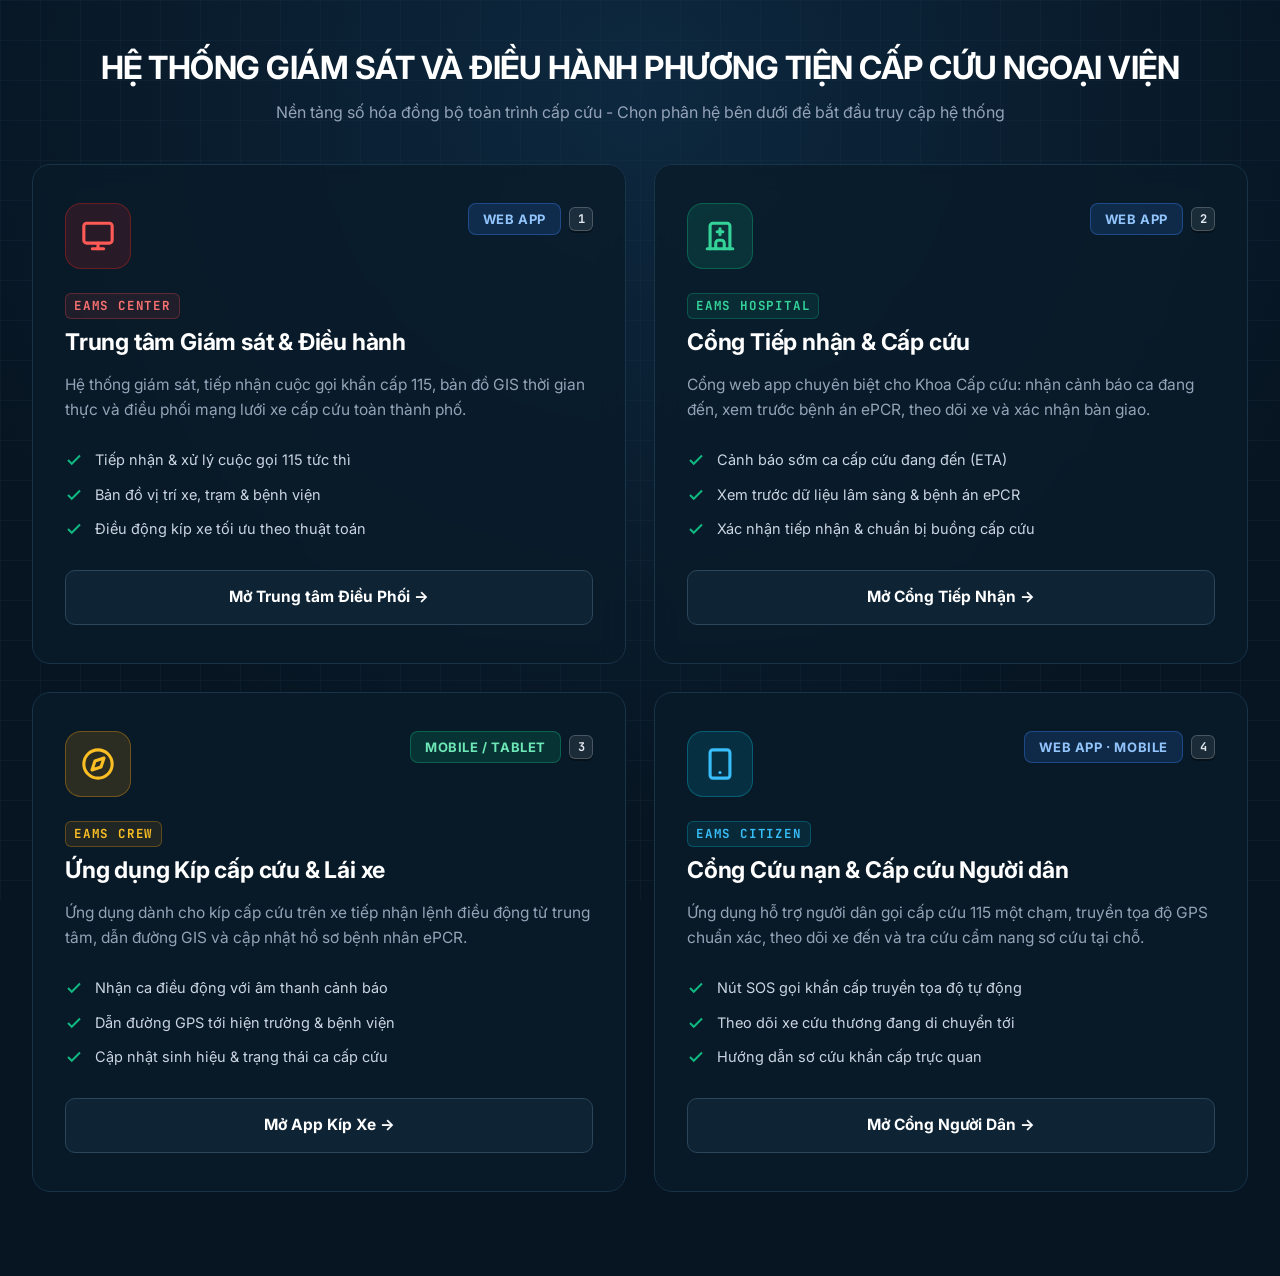
<file: index.html>
<!DOCTYPE html>
<html lang="vi">

<head>
  <meta charset="UTF-8" />
  <meta name="viewport" content="width=device-width, initial-scale=1.0" />
  <title>HỆ THỐNG GIÁM SÁT VÀ ĐIỀU HÀNH PHƯƠNG TIỆN CẤP CỨU NGOẠI VIỆN</title>
  <link rel="icon" type="image/svg+xml" href="assets/app_logo.svg" />
  <link rel="stylesheet" href="css/tokens.css?v=20261005_01" />
  <link rel="stylesheet" href="css/global.css?v=20261005_01" />
  <style>
    body {
      min-height: 100vh;
      display: flex;
      flex-direction: column;
      background: radial-gradient(circle at 50% 10%, #0d283f 0%, #071522 70%);
      color: var(--text-slate);
      font-family: var(--font-family, 'Inter', sans-serif);
      position: relative;
      overflow-x: hidden;
    }

    /* Ambient Tech Grid Background */
    body::before {
      content: "";
      position: absolute;
      top: 0;
      left: 0;
      right: 0;
      bottom: 0;
      background-image:
        linear-gradient(to right, rgba(24, 52, 73, 0.25) 1px, transparent 1px),
        linear-gradient(to bottom, rgba(24, 52, 73, 0.25) 1px, transparent 1px);
      background-size: 40px 40px;
      pointer-events: none;
      z-index: 0;
    }

    .hub-container {
      position: relative;
      z-index: 1;
      max-width: 1680px;
      margin: 0 auto;
      padding: 48px 32px 36px;
      flex: 1;
      display: flex;
      flex-direction: column;
      justify-content: space-between;
      width: 100%;
    }

    /* Header */
    .hub-header {
      text-align: center;
      margin-bottom: 38px;
    }

    .hub-title {
      font-size: 32px;
      font-weight: 700;
      color: #FFFFFF;
      letter-spacing: -0.5px;
      margin-bottom: 12px;
      line-height: 1.25;
    }

    .hub-subtitle {
      font-size: 16px;
      color: var(--text-gray);
      max-width: 780px;
      margin: 0 auto;
      line-height: 1.6;
    }

    /* Portal Grid: Scaled up 40% */
    .portal-grid {
      display: grid;
      grid-template-columns: repeat(4, 1fr);
      gap: 28px;
      margin-bottom: 48px;
    }

    .portal-card {
      background: rgba(10, 27, 42, 0.78);
      border: 1px solid var(--border-main);
      backdrop-filter: blur(12px);
      border-radius: 18px;
      padding: 38px 32px;
      min-height: 500px;
      display: flex;
      flex-direction: column;
      justify-content: space-between;
      transition: all 0.25s cubic-bezier(0.16, 1, 0.3, 1);
      position: relative;
      overflow: hidden;
      text-decoration: none;
      color: inherit;
    }

    .portal-card:focus-visible {
      outline: 2px solid #38BDF8;
      outline-offset: 4px;
    }

    .portal-card::before {
      content: "";
      position: absolute;
      top: 0;
      left: 0;
      right: 0;
      height: 4px;
      background: transparent;
      transition: background 0.25s ease;
    }

    .portal-card:hover {
      transform: translateY(-5px);
      border-color: #3A627E;
      box-shadow: 0 20px 44px -4px rgba(0, 0, 0, 0.6);
    }

    /* Hover accents per card */
    .portal-card.card-central:hover {
      border-color: #E52521;
      box-shadow: 0 20px 40px -6px rgba(0, 0, 0, 0.75);
    }

    .portal-card.card-central:hover::before {
      background: linear-gradient(90deg, #E52521, #FF5A55);
    }

    .portal-card.card-hospital:hover {
      border-color: #10B981;
      box-shadow: 0 20px 40px -6px rgba(0, 0, 0, 0.75);
    }

    .portal-card.card-hospital:hover::before {
      background: linear-gradient(90deg, #10B981, #06B6D4);
    }

    .portal-card.card-driver:hover {
      border-color: #F59E0B;
      box-shadow: 0 20px 40px -6px rgba(0, 0, 0, 0.75);
    }

    .portal-card.card-driver:hover::before {
      background: linear-gradient(90deg, #F59E0B, #EAB308);
    }

    .portal-card.card-citizen:hover {
      border-color: #06B6D4;
      box-shadow: 0 20px 40px -6px rgba(0, 0, 0, 0.75);
    }

    .portal-card.card-citizen:hover::before {
      background: linear-gradient(90deg, #06B6D4, #3B82F6);
    }

    .card-top {
      display: flex;
      align-items: flex-start;
      justify-content: space-between;
      margin-bottom: 24px;
      gap: 12px;
    }

    .icon-wrapper {
      width: 66px;
      height: 66px;
      border-radius: 16px;
      display: flex;
      align-items: center;
      justify-content: center;
      flex-shrink: 0;
    }

    .icon-wrapper svg {
      width: 34px;
      height: 34px;
    }

    .icon-central {
      background: rgba(229, 37, 33, 0.15);
      color: #FF5A55;
      border: 1px solid rgba(229, 37, 33, 0.35);
    }

    .icon-hospital {
      background: rgba(16, 185, 129, 0.15);
      color: #34D399;
      border: 1px solid rgba(16, 185, 129, 0.35);
    }

    .icon-driver {
      background: rgba(245, 158, 11, 0.15);
      color: #FBBF24;
      border: 1px solid rgba(245, 158, 11, 0.35);
    }

    .icon-citizen {
      background: rgba(6, 182, 212, 0.15);
      color: #38BDF8;
      border: 1px solid rgba(6, 182, 212, 0.35);
    }

    .card-badges {
      display: flex;
      align-items: center;
      gap: 8px;
      flex-wrap: wrap;
      justify-content: flex-end;
    }

    .device-tag {
      font-size: 13px;
      font-weight: 700;
      text-transform: uppercase;
      letter-spacing: 0.6px;
      padding: 6px 14px;
      border-radius: 8px;
      background: var(--bg-elevated);
      color: var(--text-gray);
      border: 1px solid var(--border-subtle, #183449);
      white-space: nowrap;
    }

    .device-tag.device-webapp {
      background: rgba(59, 130, 246, 0.16);
      color: #93C5FD;
      border-color: rgba(59, 130, 246, 0.36);
    }

    .device-tag.device-mobile {
      background: rgba(16, 185, 129, 0.16);
      color: #6EE7B7;
      border-color: rgba(16, 185, 129, 0.36);
    }

    .keycap-badge {
      display: inline-flex;
      align-items: center;
      justify-content: center;
      min-width: 24px;
      height: 24px;
      padding: 0 6px;
      font-size: 12px;
      font-weight: 700;
      font-family: var(--font-mono, monospace);
      border-radius: 6px;
      background: rgba(255, 255, 255, 0.08);
      color: var(--text-slate);
      border: 1px solid rgba(255, 255, 255, 0.2);
      box-shadow: 0 2px 0 rgba(0, 0, 0, 0.35);
      line-height: 1;
    }

    .module-code {
      display: inline-block;
      font-family: var(--font-mono, monospace);
      font-size: 12.5px;
      font-weight: 700;
      letter-spacing: 0.8px;
      text-transform: uppercase;
      margin-bottom: 8px;
      padding: 3px 8px;
      border-radius: 6px;
      background: rgba(255, 255, 255, 0.06);
      border: 1px solid rgba(255, 255, 255, 0.12);
      width: fit-content;
    }

    .card-central .module-code {
      color: #F87171;
      border-color: rgba(239, 68, 68, 0.3);
      background: rgba(239, 68, 68, 0.1);
    }

    .card-hospital .module-code {
      color: #34D399;
      border-color: rgba(16, 185, 129, 0.3);
      background: rgba(16, 185, 129, 0.1);
    }

    .card-driver .module-code {
      color: #FBBF24;
      border-color: rgba(245, 158, 11, 0.3);
      background: rgba(245, 158, 11, 0.1);
    }

    .card-citizen .module-code {
      color: #38BDF8;
      border-color: rgba(6, 182, 212, 0.3);
      background: rgba(6, 182, 212, 0.1);
    }

    .card-content h2,
    .card-content h3 {
      font-size: 23px;
      font-weight: 700;
      color: #FFFFFF;
      margin: 0 0 14px 0;
      line-height: 1.35;
      letter-spacing: -0.2px;
    }

    .card-content p {
      font-size: 15.5px;
      color: var(--text-gray);
      line-height: 1.65;
      margin-bottom: 26px;
      min-height: 76px;
    }

    .feature-list {
      list-style: none;
      padding: 0;
      margin: 0 0 28px 0;
      display: flex;
      flex-direction: column;
      gap: 13px;
    }

    .feature-list li {
      font-size: 14.5px;
      color: #CBD5E1;
      display: flex;
      align-items: flex-start;
      gap: 12px;
      line-height: 1.5;
    }

    .feature-list li svg {
      width: 18px;
      height: 18px;
      color: #10B981;
      flex-shrink: 0;
      margin-top: 2px;
    }

    .card-btn {
      display: inline-flex;
      align-items: center;
      justify-content: center;
      gap: 10px;
      width: 100%;
      padding: 15px 22px;
      border-radius: 10px;
      font-size: 15.5px;
      font-weight: 700;
      background: var(--bg-elevated);
      color: #FFFFFF;
      border: 1px solid var(--border-accent);
      transition: all 0.2s ease;
      margin-top: auto;
    }

    .portal-card:hover .card-btn {
      background: #183449;
      border-color: #4B799B;
    }

    /* WCAG AA Compliant Button Hover States (Contrast > 4.5:1 on #FFFFFF text) */
    .portal-card.card-central:hover .card-btn {
      background: #B91C1C;
      border-color: #EF4444;
      color: #FFFFFF;
      box-shadow: 0 4px 14px rgba(0, 0, 0, 0.45);
    }

    .portal-card.card-hospital:hover .card-btn {
      background: #047857;
      border-color: #10B981;
      color: #FFFFFF;
      box-shadow: 0 4px 14px rgba(0, 0, 0, 0.45);
    }

    .portal-card.card-driver:hover .card-btn {
      background: #B45309;
      border-color: #F59E0B;
      color: #FFFFFF;
      box-shadow: 0 4px 14px rgba(0, 0, 0, 0.45);
    }

    .portal-card.card-citizen:hover .card-btn {
      background: #0369A1;
      border-color: #38BDF8;
      color: #FFFFFF;
      box-shadow: 0 4px 14px rgba(0, 0, 0, 0.45);
    }

    /* Footer */
    .hub-footer {
      border-top: 1px solid var(--border-main);
      padding-top: 22px;
      display: flex;
      align-items: center;
      justify-content: flex-end;
      font-size: 13px;
      color: var(--text-dim, #64748B);
      flex-wrap: wrap;
      gap: 12px;
    }

    @media (max-width: 1540px) {
      .portal-grid {
        grid-template-columns: repeat(2, 1fr);
        gap: 28px;
      }

      .card-content p {
        min-height: auto;
      }
    }

    @media (max-width: 768px) {
      .hub-title {
        font-size: 24px;
      }

      .portal-grid {
        grid-template-columns: 1fr;
        gap: 20px;
      }

      .portal-card {
        padding: 28px 22px;
        min-height: auto;
      }

      .hub-footer {
        flex-direction: column;
        text-align: center;
        justify-content: center;
      }
    }
  </style>
</head>

<body>
  <div class="hub-container">
    <!-- Top Header -->
    <header class="hub-header">
      <h1 class="hub-title">HỆ THỐNG GIÁM SÁT VÀ ĐIỀU HÀNH PHƯƠNG TIỆN CẤP CỨU NGOẠI VIỆN</h1>
      <p class="hub-subtitle">
        Nền tảng số hóa đồng bộ toàn trình cấp cứu - Chọn phân hệ bên dưới để bắt đầu truy cập hệ thống
      </p>
    </header>

    <!-- 4 Portal Cards -->
    <main class="portal-grid">
      <!-- 1. Central Dispatch Console -->
      <a href="central.html?role=dispatcher" class="portal-card card-central" id="link-central"
        aria-label="Trung tâm Giám sát và Điều hành - EAMS Central">
        <div>
          <div class="card-top">
            <div class="icon-wrapper icon-central">
              <svg width="34" height="34" viewBox="0 0 24 24" fill="none" stroke="currentColor" stroke-width="2.2"
                stroke-linecap="round" stroke-linejoin="round">
                <rect x="2" y="3" width="20" height="14" rx="2" ry="2"></rect>
                <line x1="8" y1="21" x2="16" y2="21"></line>
                <line x1="12" y1="17" x2="12" y2="21"></line>
              </svg>
            </div>
            <div class="card-badges">
              <span class="device-tag device-webapp">Web App</span>
              <span class="keycap-badge" title="Phím tắt: Bấm 1 để mở">1</span>
            </div>
          </div>
          <div class="card-content">
            <div class="module-code">EAMS Center</div>
            <h2>Trung tâm Giám sát & Điều hành</h2>
            <p>Hệ thống giám sát, tiếp nhận cuộc gọi khẩn cấp 115, bản đồ GIS thời gian thực và điều phối mạng lưới xe
              cấp cứu toàn thành phố.</p>
            <ul class="feature-list">
              <li>
                <svg width="18" height="18" viewBox="0 0 24 24" fill="none" stroke="currentColor" stroke-width="2.6">
                  <polyline points="20 6 9 17 4 12"></polyline>
                </svg>
                Tiếp nhận & xử lý cuộc gọi 115 tức thì
              </li>
              <li>
                <svg width="18" height="18" viewBox="0 0 24 24" fill="none" stroke="currentColor" stroke-width="2.6">
                  <polyline points="20 6 9 17 4 12"></polyline>
                </svg>
                Bản đồ vị trí xe, trạm & bệnh viện
              </li>
              <li>
                <svg width="18" height="18" viewBox="0 0 24 24" fill="none" stroke="currentColor" stroke-width="2.6">
                  <polyline points="20 6 9 17 4 12"></polyline>
                </svg>
                Điều động kíp xe tối ưu theo thuật toán
              </li>
            </ul>
          </div>
        </div>
        <div class="card-btn">
          Mở Trung tâm Điều Phối &rarr;
        </div>
      </a>

      <!-- 2. Receiving Hospital Portal -->
      <a href="central.html?role=hospital" class="portal-card card-hospital" id="link-hospital"
        aria-label="Cổng Tiếp nhận và Cấp cứu - EAMS Hospital">
        <div>
          <div class="card-top">
            <div class="icon-wrapper icon-hospital">
              <svg width="34" height="34" viewBox="0 0 24 24" fill="none" stroke="currentColor" stroke-width="2.2"
                stroke-linecap="round" stroke-linejoin="round">
                <path d="M3 21h18"></path>
                <path d="M5 21V5a2 2 0 0 1 2-2h10a2 2 0 0 1 2 2v16"></path>
                <path d="M9 21v-4a2 2 0 0 1 2-2h2a2 2 0 0 1 2 2v4"></path>
                <line x1="12" y1="7" x2="12" y2="11"></line>
                <line x1="10" y1="9" x2="14" y2="9"></line>
              </svg>
            </div>
            <div class="card-badges">
              <span class="device-tag device-webapp">Web App</span>
              <span class="keycap-badge" title="Phím tắt: Bấm 2 để mở">2</span>
            </div>
          </div>
          <div class="card-content">
            <div class="module-code">EAMS Hospital</div>
            <h2>Cổng Tiếp nhận & Cấp cứu</h2>
            <p>Cổng web app chuyên biệt cho Khoa Cấp cứu: nhận cảnh báo ca đang đến, xem trước bệnh án ePCR, theo dõi xe
              và xác nhận bàn giao.</p>
            <ul class="feature-list">
              <li>
                <svg width="18" height="18" viewBox="0 0 24 24" fill="none" stroke="currentColor" stroke-width="2.6">
                  <polyline points="20 6 9 17 4 12"></polyline>
                </svg>
                Cảnh báo sớm ca cấp cứu đang đến (ETA)
              </li>
              <li>
                <svg width="18" height="18" viewBox="0 0 24 24" fill="none" stroke="currentColor" stroke-width="2.6">
                  <polyline points="20 6 9 17 4 12"></polyline>
                </svg>
                Xem trước dữ liệu lâm sàng & bệnh án ePCR
              </li>
              <li>
                <svg width="18" height="18" viewBox="0 0 24 24" fill="none" stroke="currentColor" stroke-width="2.6">
                  <polyline points="20 6 9 17 4 12"></polyline>
                </svg>
                Xác nhận tiếp nhận & chuẩn bị buồng cấp cứu
              </li>
            </ul>
          </div>
        </div>
        <div class="card-btn">
          Mở Cổng Tiếp Nhận &rarr;
        </div>
      </a>

      <!-- 3. Driver & Crew App -->
      <a href="driver.html" class="portal-card card-driver" id="link-driver"
        aria-label="Ứng dụng Kíp cấp cứu và Lái xe - EAMS Crew">
        <div>
          <div class="card-top">
            <div class="icon-wrapper icon-driver">
              <svg width="34" height="34" viewBox="0 0 24 24" fill="none" stroke="currentColor" stroke-width="2.2"
                stroke-linecap="round" stroke-linejoin="round">
                <circle cx="12" cy="12" r="10"></circle>
                <polygon points="16.24 7.76 14.12 14.12 7.76 16.24 9.88 9.88 16.24 7.76"></polygon>
              </svg>
            </div>
            <div class="card-badges">
              <span class="device-tag device-mobile">Mobile / Tablet</span>
              <span class="keycap-badge" title="Phím tắt: Bấm 3 để mở">3</span>
            </div>
          </div>
          <div class="card-content">
            <div class="module-code">EAMS Crew</div>
            <h2>Ứng dụng Kíp cấp cứu & Lái xe</h2>
            <p>Ứng dụng dành cho kíp cấp cứu trên xe tiếp nhận lệnh điều động từ trung tâm, dẫn đường GIS và cập nhật hồ
              sơ bệnh nhân ePCR.</p>
            <ul class="feature-list">
              <li>
                <svg width="18" height="18" viewBox="0 0 24 24" fill="none" stroke="currentColor" stroke-width="2.6">
                  <polyline points="20 6 9 17 4 12"></polyline>
                </svg>
                Nhận ca điều động với âm thanh cảnh báo
              </li>
              <li>
                <svg width="18" height="18" viewBox="0 0 24 24" fill="none" stroke="currentColor" stroke-width="2.6">
                  <polyline points="20 6 9 17 4 12"></polyline>
                </svg>
                Dẫn đường GPS tới hiện trường & bệnh viện
              </li>
              <li>
                <svg width="18" height="18" viewBox="0 0 24 24" fill="none" stroke="currentColor" stroke-width="2.6">
                  <polyline points="20 6 9 17 4 12"></polyline>
                </svg>
                Cập nhật sinh hiệu & trạng thái ca cấp cứu
              </li>
            </ul>
          </div>
        </div>
        <div class="card-btn">
          Mở App Kíp Xe &rarr;
        </div>
      </a>

      <!-- 4. Citizen App -->
      <a href="citizen.html" class="portal-card card-citizen" id="link-citizen"
        aria-label="Cổng Cứu nạn và Cấp cứu Người dân - EAMS Citizen">
        <div>
          <div class="card-top">
            <div class="icon-wrapper icon-citizen">
              <svg width="34" height="34" viewBox="0 0 24 24" fill="none" stroke="currentColor" stroke-width="2.2"
                stroke-linecap="round" stroke-linejoin="round">
                <rect x="5" y="2" width="14" height="20" rx="2" ry="2"></rect>
                <line x1="12" y1="18" x2="12.01" y2="18"></line>
              </svg>
            </div>
            <div class="card-badges">
              <span class="device-tag device-webapp">Web App · Mobile</span>
              <span class="keycap-badge" title="Phím tắt: Bấm 4 để mở">4</span>
            </div>
          </div>
          <div class="card-content">
            <div class="module-code">EAMS Citizen</div>
            <h2>Cổng Cứu nạn & Cấp cứu Người dân</h2>
            <p>Ứng dụng hỗ trợ người dân gọi cấp cứu 115 một chạm, truyền tọa độ GPS chuẩn xác, theo dõi xe đến và tra
              cứu cẩm nang sơ cứu tại chỗ.</p>
            <ul class="feature-list">
              <li>
                <svg width="18" height="18" viewBox="0 0 24 24" fill="none" stroke="currentColor" stroke-width="2.6">
                  <polyline points="20 6 9 17 4 12"></polyline>
                </svg>
                Nút SOS gọi khẩn cấp truyền tọa độ tự động
              </li>
              <li>
                <svg width="18" height="18" viewBox="0 0 24 24" fill="none" stroke="currentColor" stroke-width="2.6">
                  <polyline points="20 6 9 17 4 12"></polyline>
                </svg>
                Theo dõi xe cứu thương đang di chuyển tới
              </li>
              <li>
                <svg width="18" height="18" viewBox="0 0 24 24" fill="none" stroke="currentColor" stroke-width="2.6">
                  <polyline points="20 6 9 17 4 12"></polyline>
                </svg>
                Hướng dẫn sơ cứu khẩn cấp trực quan
              </li>
            </ul>
          </div>
        </div>
        <div class="card-btn">
          Mở Cổng Người Dân &rarr;
        </div>
      </a>
    </main>


  </div>

  <!-- Keyboard Shortcuts Handler: Press 1-4 to Launch -->
  <script>
    document.addEventListener('keydown', function (e) {
      if (e.target.tagName === 'INPUT' || e.target.tagName === 'TEXTAREA' || e.ctrlKey || e.metaKey || e.altKey) return;
      var keyMap = {
        '1': 'link-central',
        '2': 'link-hospital',
        '3': 'link-driver',
        '4': 'link-citizen'
      };
      var targetId = keyMap[e.key];
      if (targetId) {
        var el = document.getElementById(targetId);
        if (el) {
          el.focus();
          el.click();
        }
      }
    });
  </script>
</body>

</html>
</file>
<file: css/tokens.css>
/* ==========================================================================
   CCNV DESIGN TOKENS — COMMAND CENTER MEDICAL EMERGENCY
   Strict adherence to design_rule.md (3-Color Command Center Philosophy)
   ========================================================================== */

:root {
  /* --- 1. DARK NAVY (80% of interface) --- */
  --bg-main: #071522;
  --bg-sidebar-header: #081827;
  --bg-panel: #0A1B2A;
  --bg-elevated: #0E2435;
  --bg-hover: #132D42;
  --bg-card: #0A1B2A;
  
  --border-main: #183449;
  --border-accent: #29465A;
  --border-subtle: #122838;
  --border-focus: #3A627E;

  /* --- 2. WHITE & LIGHT GRAY (15% of interface - WCAG AA compliant >= 4.5:1 on #071522) --- */
  --text-white: #FFFFFF;
  --text-light: #F8FAFC;
  --text-slate: #E2E8F0;
  --text-muted: #CBD5E1;
  --text-gray: #94A3B8;
  --text-dim: #94A3B8;

  /* --- 3. EMERGENCY RED (5% of interface - Rare & Standout) --- */
  --red-primary: #E52521;
  --red-vivid: #DC2626;
  --red-dark: #B91C1C;
  --red-deep: #160B0F;
  --red-glow: rgba(255, 59, 53, 0.28);
  --red-border: rgba(229, 37, 33, 0.45);

  /* --- 4. MAP VISUALIZATION PALETTE --- */
  --map-bg: #071522;
  --map-water: #0A1E30;
  --map-water-border: #13334F;
  --map-road: #20394A;
  --map-road-major: #385468;
  --map-road-highway: #496F89;
  --map-boundary: #294252;
  --map-label: #AAB8C2;
  --map-grid: rgba(24, 52, 73, 0.35);

  /* --- 5. TYPOGRAPHY & SIZING --- */
  --font-family: 'Inter', -apple-system, BlinkMacSystemFont, 'Segoe UI', Roboto, 'Helvetica Neue', sans-serif;
  --font-mono: 'JetBrains Mono', 'Roboto Mono', Consolas, monospace;

  --font-xs: 11px;
  --font-sm: 12px;
  --font-md: 13px;
  --font-base: 14px;
  --font-lg: 16px;
  --font-xl: 18px;
  --font-2xl: 22px;
  --font-3xl: 28px;
  --font-kpi: 32px;

  /* --- 6. SHADOWS & RADII --- */
  --radius-xs: 3px;
  --radius-sm: 4px;
  --radius-md: 6px;
  --radius-lg: 8px;
  --radius-xl: 12px;
  --radius-full: 9999px;

  --shadow-sm: 0 1px 2px 0 rgba(0, 0, 0, 0.35);
  --shadow-md: 0 4px 6px -1px rgba(0, 0, 0, 0.45);
  --shadow-lg: 0 10px 15px -3px rgba(0, 0, 0, 0.55);
  --shadow-red: 0 0 20px rgba(229, 37, 33, 0.35);

  /* --- 7. TRANSITIONS --- */
  --transition-fast: 150ms cubic-bezier(0.4, 0, 0.2, 1);
  --transition-normal: 250ms cubic-bezier(0.4, 0, 0.2, 1);
}
</file>
<file: css/global.css>
/* ==========================================================================
   CCNV GLOBAL STYLES & RESET
   Command Center Base Styles, Typography, Scrollbars & Micro-interactions
   ========================================================================== */

@import url('https://fonts.googleapis.com/css2?family=Inter:wght@400;500;600;700&family=JetBrains+Mono:wght@500;600&display=swap');

*,
*::before,
*::after {
  box-sizing: border-box;
  margin: 0;
  padding: 0;
}

html,
body {
  width: 100%;
  height: 100%;
  background-color: var(--bg-main);
  color: var(--text-slate);
  font-family: var(--font-family);
  font-size: var(--font-base);
  line-height: 1.45;
  -webkit-font-smoothing: antialiased;
  -moz-osx-font-smoothing: grayscale;
  overflow: visible;
}

/* Custom Sleek Scrollbar */
::-webkit-scrollbar {
  width: 6px;
  height: 6px;
}

::-webkit-scrollbar-track {
  background: var(--bg-main);
}

::-webkit-scrollbar-thumb {
  background: var(--border-accent);
  border-radius: var(--radius-xs);
}

::-webkit-scrollbar-thumb:hover {
  background: #3A627E;
}

/* Links & Buttons Reset */
a {
  color: inherit;
  text-decoration: none;
}

button {
  font-family: inherit;
  font-size: inherit;
  border: none;
  background: transparent;
  cursor: pointer;
  outline: none;
  display: inline-flex;
  align-items: center;
  justify-content: center;
  transition: all var(--transition-fast);
}

input,
select,
textarea {
  font-family: inherit;
  font-size: var(--font-md);
  color: var(--text-white);
  background-color: var(--bg-panel);
  border: 1px solid var(--border-main);
  border-radius: var(--radius-sm);
  padding: 8px 12px;
  outline: none;
  transition: border-color var(--transition-fast);
}

input:focus,
select:focus,
textarea:focus {
  border-color: var(--border-accent);
  box-shadow: 0 0 0 1px var(--border-accent);
}

input::placeholder,
textarea::placeholder {
  color: var(--text-gray);
}

/* General Layout Utility */
.app-container {
  display: flex;
  flex-direction: column;
  width: 100vw;
  height: 100vh;
  overflow: visible;
}

/* Standard Badges */
.badge {
  display: inline-flex;
  align-items: center;
  gap: 5px;
  padding: 3px 8px;
  font-size: var(--font-xs);
  font-weight: 600;
  border-radius: var(--radius-xs);
  text-transform: uppercase;
  letter-spacing: 0.5px;
  white-space: nowrap;
}

.badge-normal {
  background-color: var(--bg-elevated);
  color: var(--text-white);
  border: 1px solid var(--border-accent);
}

.badge-emergency {
  background-color: var(--red-primary);
  color: var(--text-white);
  border: 1px solid var(--red-vivid);
  box-shadow: 0 0 10px var(--red-glow);
}

.badge-moving {
  background-color: #123348;
  color: var(--text-white);
  border: 1px solid #204B68;
}

.badge-ready {
  background-color: rgba(16, 185, 129, 0.18);
  color: #10B981;
  border: 1px solid #10B981;
  font-weight: 700;
  box-shadow: 0 0 8px rgba(16, 185, 129, 0.25);
}

.badge-maintenance {
  background-color: #1A2633;
  color: var(--text-gray);
  border: 1px solid #293845;
}

/* Live Pulse Animation */
@keyframes pulse-red {
  0% {
    transform: scale(0.95);
    box-shadow: 0 0 0 0 rgba(255, 59, 53, 0.7);
  }

  70% {
    transform: scale(1.05);
    box-shadow: 0 0 0 10px rgba(255, 59, 53, 0);
  }

  100% {
    transform: scale(0.95);
    box-shadow: 0 0 0 0 rgba(255, 59, 53, 0);
  }
}

.pulse-red {
  animation: pulse-red 1.8s infinite;
}

@keyframes live-indicator {

  0%,
  100% {
    opacity: 1;
  }

  50% {
    opacity: 0.3;
  }
}

.live-dot {
  display: inline-block;
  width: 8px;
  height: 8px;
  border-radius: 50%;
  background-color: var(--red-vivid);
  animation: live-indicator 1.2s infinite ease-in-out;
}

/* Toast Container & Cards */
#toast-container {
  position: fixed;
  top: 20px;
  right: 20px;
  z-index: 99999;
  display: flex;
  flex-direction: column;
  gap: 10px;
  pointer-events: none;
}

.toast {
  pointer-events: auto;
  min-width: 320px;
  max-width: 440px;
  background-color: var(--bg-elevated);
  border: 1px solid var(--border-accent);
  border-left: 4px solid var(--text-white);
  padding: 12px 16px;
  border-radius: var(--radius-sm);
  box-shadow: var(--shadow-lg);
  display: flex;
  align-items: flex-start;
  gap: 12px;
  color: var(--text-light);
  font-size: var(--font-md);
  animation: toast-in 0.25s ease-out;
}

.toast.toast-emergency {
  border-left-color: var(--red-primary);
  background: linear-gradient(90deg, rgba(229, 37, 33, 0.15) 0%, var(--bg-elevated) 100%);
  border-color: var(--red-border);
}

.toast-content {
  flex: 1;
}

.toast-title {
  font-weight: 600;
  color: var(--text-white);
  margin-bottom: 2px;
  font-size: var(--font-base);
}

.toast-desc {
  color: var(--text-slate);
  font-size: var(--font-sm);
}

@keyframes toast-in {
  from {
    opacity: 0;
    transform: translateY(12px);
  }

  to {
    opacity: 1;
    transform: translateY(0);
  }
}

/* Standard Modal Overlay */
.modal-overlay {
  position: fixed;
  inset: 0;
  background: rgba(7, 21, 34, 0.85);
  backdrop-filter: blur(4px);
  z-index: 10000;
  display: flex;
  align-items: center;
  justify-content: center;
  opacity: 0;
  visibility: hidden;
  transition: all var(--transition-fast);
}

.modal-overlay.active {
  opacity: 1;
  visibility: visible;
}

.modal-box {
  background-color: var(--bg-panel);
  border: 1px solid var(--border-accent);
  border-radius: var(--radius-lg);
  box-shadow: 0 20px 40px rgba(0, 0, 0, 0.7);
  width: 90%;
  max-width: 640px;
  max-height: 85vh;
  display: flex;
  flex-direction: column;
  overflow: hidden;
}

.modal-header {
  padding: 16px 20px;
  background-color: var(--bg-sidebar-header);
  border-bottom: 1px solid var(--border-main);
  display: flex;
  align-items: center;
  justify-content: space-between;
}

.modal-title {
  color: var(--text-white);
  font-size: var(--font-lg);
  font-weight: 600;
  display: flex;
  align-items: center;
  gap: 10px;
}

.modal-body {
  padding: 20px;
  overflow-y: auto;
  flex: 1;
}

.modal-footer {
  padding: 14px 20px;
  background-color: var(--bg-sidebar-header);
  border-top: 1px solid var(--border-main);
  display: flex;
  align-items: center;
  justify-content: flex-end;
  gap: 12px;
}

/* Common Buttons */
.btn {
  padding: 8px 16px;
  font-size: var(--font-md);
  font-weight: 600;
  border-radius: var(--radius-sm);
  display: inline-flex;
  align-items: center;
  gap: 8px;
  cursor: pointer;
  border: 1px solid transparent;
}

.btn-default {
  background-color: var(--bg-elevated);
  border-color: var(--border-accent);
  color: var(--text-white);
}

.btn-default:hover {
  background-color: var(--bg-hover);
}

.btn-emergency {
  background-color: var(--red-primary);
  border-color: var(--red-vivid);
  color: var(--text-white);
}

.btn-emergency:hover {
  background-color: var(--red-vivid);
  box-shadow: 0 0 12px var(--red-glow);
}

.btn-primary {
  background-color: var(--blue-primary, #2563EB);
  border-color: #3B82F6;
  color: #FFFFFF;
}

.btn-primary:hover {
  background-color: #1D4ED8;
  color: #FFFFFF;
}

.btn-ghost {
  background: transparent;
  color: #CBD5E1;
}

.btn-ghost:hover {
  background-color: var(--bg-elevated);
  color: var(--text-white);
}

.btn-sm {
  padding: 4px 10px;
  font-size: var(--font-xs);
}

.btn-lg {
  padding: 12px 24px;
  font-size: var(--font-base);
}
</file>
